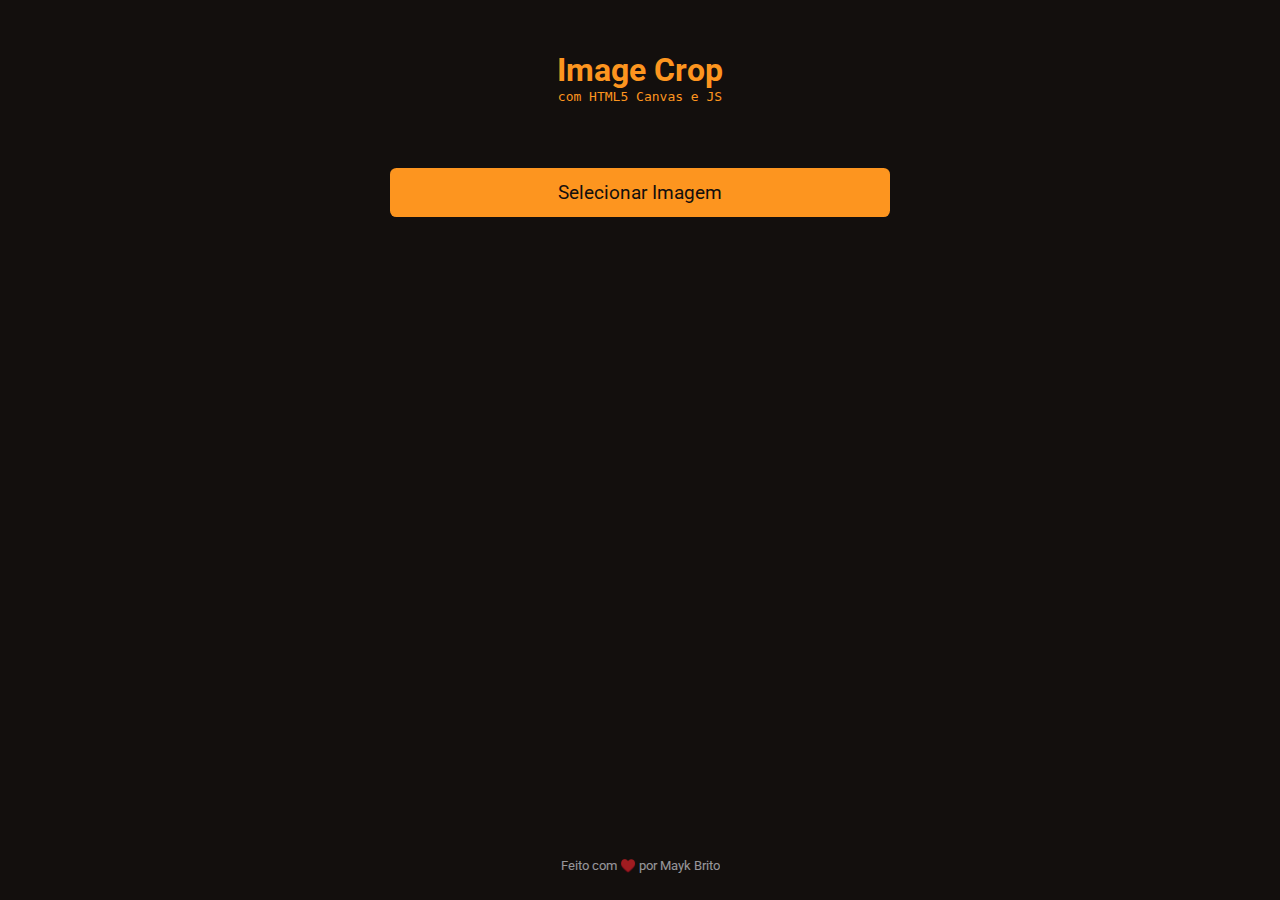
<file: canvas-1/index.html>
<!DOCTYPE html>
<html lang="en">
<head>
    <meta charset="UTF-8">
    <meta name="viewport" content="width=device-width, initial-scale=1.0">
    <title>Image Crop com HTML5 Canvas e JS</title>

    <link rel="stylesheet" href="style.css">
</head>
<body>

    <header>
        <h1>Image Crop</h1>
        <p>com HTML5 Canvas e JS</p>
    </header>

    <main>
        <button id="select-image">
            <input type="file" id="photo-file">
            Selecionar Imagem
        </button>

        <img id="photo-preview" draggable="false">

        <button id="crop-image">Cortar imagem</button>
        <button id="download">Exportar Imagem</button>

        <div id="selection-tool"></div>
    </main>

    <footer></footer>
    
    <script src="scripts.js" type="module"></script>
</body>
</html>
</file>
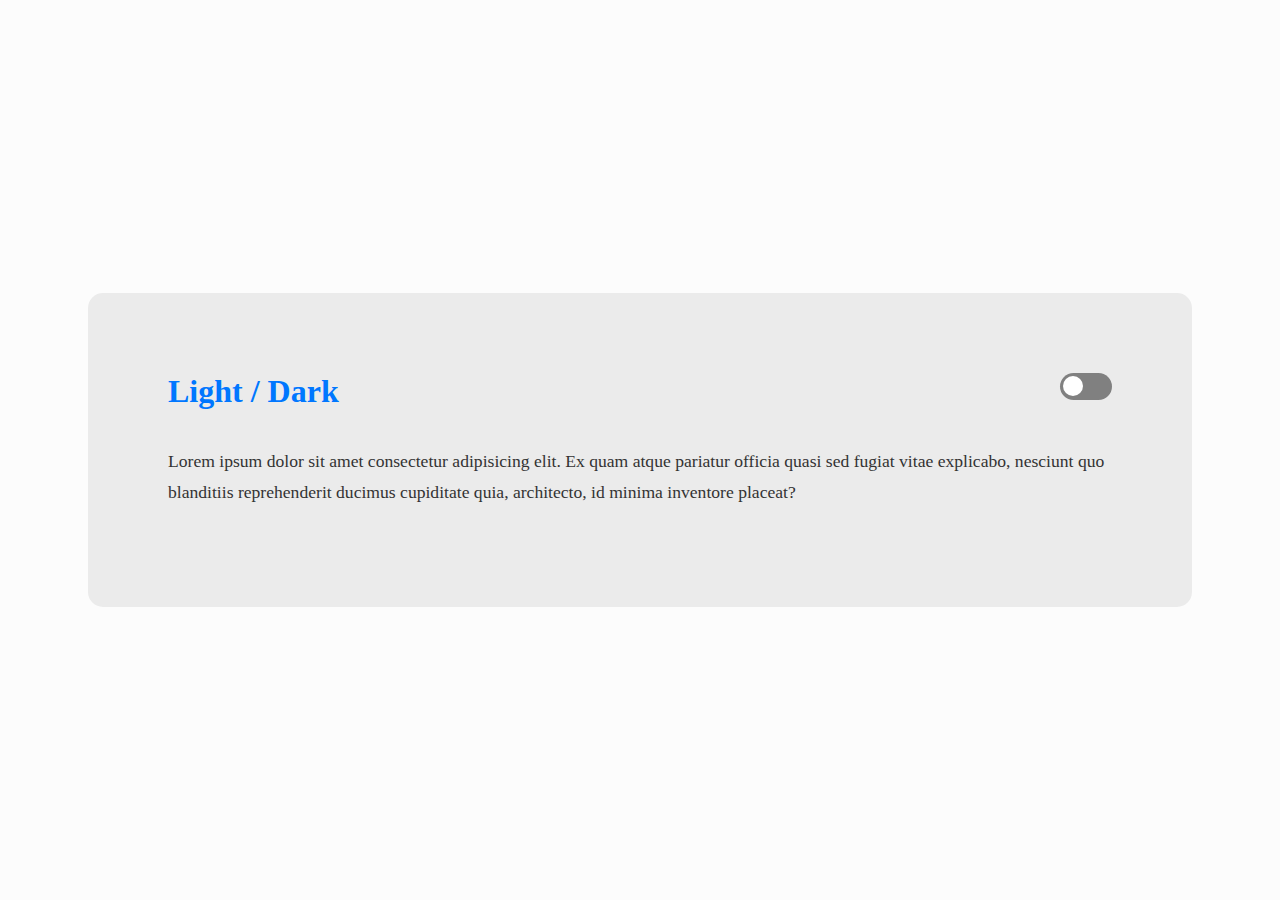
<file: dark-mode/index.html>
<!DOCTYPE html>
<html lang="en">

<head>
  <meta charset="UTF-8">
  <meta name="viewport" content="width=device-width, initial-scale=1.0">
  <title>Document</title>

  <link rel="stylesheet" href="style.css">
</head>

<body>
  <div class="container">
    <h1>Light / Dark</h1>
    <div class="toggle">
      <input id="switch" type="checkbox" name="theme">
      <label for="switch">Toggle</label>
    </div>

    <p>Lorem ipsum dolor sit amet consectetur adipisicing elit. Ex quam atque pariatur officia quasi sed fugiat vitae
      explicabo, nesciunt quo blanditiis reprehenderit ducimus cupiditate quia, architecto, id minima inventore placeat?
    </p>
  </div>
  <script src="scripts.js"></script>
</body>

</html>
</file>
<file: canvas-1/style.css>
@import url(https://fonts.googleapis.com/css?family=Roboto:400,700,300);

@keyframes up {
    from {
        opacity: 0;
        transform: translateY(1rem);
    }
    to {
        opacity: 1;
    }
}

:root {
    --bg: #130f0d;
    --orange: #fd951f;
    --brown-opaque: rgba(250, 152, 5, 0.139);
    --white: #f0f0f9;
    --green: hsl(98 100% 62%);
    --blue: hsl(204 100% 59%);
    --purple: #8257e6;
}

* {
    margin: 0;
    padding: 0;
    box-sizing: border-box;
}

*, button, input {
    font-family: 'Roboto', sans-serif;
}

body {
    height: 100vh;
    display: flex;
    flex-direction: column;
    background-color: var(--bg);
    color: var(--white);
}

header {
    margin-top: 3.2rem;
    padding-bottom: 4rem;

    text-align: center;
    color: var(--orange);

    animation: up 0.4s;
}

header p {
    font-family: monospace;
}

main {
    margin: 0 auto;
    width: min(80vw, 500px);

    animation: up 0.4s 0.2s backwards;
}

footer {
    margin-top: auto;
    text-align: center;
    padding: 3.2rem 0 1.6rem;
    animation: up 0.4s 0.4s backwards;
}

footer::after {
    content: "Feito com ♥️ por Mayk Brito";
    opacity: 0.6;
    font-size: 0.8rem;
}

button {
  display: block;

  width: 100%;

  padding: .8rem 1.6rem;
  
  overflow: hidden;

  position: relative;

  font-size: 1.2rem;
  font-weight: normal;

  border: none;
  border-radius: 0.4rem;

  background: var(--orange);

  color: var(--bg);

  cursor: pointer;
}

button:hover {
    transform: translate(1px, 1px);
}

button + button {
    margin-top: .8rem;
}

img {
    width: 100%;
    height: auto;
}


/* Image Crop */

#photo-file {
    display: none;
}

#photo-preview {
    margin: .8rem 0px;
}

#selection-tool {
    position: fixed;
    display: none;

    border: 2px dashed var(--green);
    
    /* top: 0px;
    left: 0px;    
    width: 200px;
    height: 200px; */
}

#crop-image, #download {
    display: none;
}
</file>
<file: dark-mode/style.css>
html {
  height: 100%;
  font-family: "Montserrat";

  display: grid;
  align-items: center;
  justify-items: center;

  --bg: #fcfcfc;
  --bg-panel: #ebebeb;
  --color-headings: #0077ff;
  --color-text: #333333;
}

body {
  background-color: var(--bg);
}

.container {
  background-color: var(--bg-panel);

  margin: 5em;
  padding: 5em;

  border-radius: 15px;

  display: grid;
  grid-template-columns: 80% auto;
  grid-template-rows: auto auto;
  grid-template-areas:
    "title switch"
    "content content";
}

h1 {
  margin: 0;
  color: var(--color-headings);
}

p {
  color: var(--color-text);
  grid-area: content;
  font-size: 1.1em;
  line-height: 1.8em;
  margin-top: 2em;
}

input[type="checkbox"] {
  height: 0;
  width: 0;
  visibility: hidden;
}

label {
  cursor: pointer;
  text-indent: -9999px;
  width: 52px;
  height: 27px;
  background: grey;
  float: right;
  border-radius: 100px;
  position: relative;
}

label::after {
  content: "";
  position: absolute;
  top: 3px;
  left: 3px;
  width: 20px;
  height: 20px;
  background-color: white;
  border-radius: 90px;
  transition: 0.3s;
}

input:checked + label {
  background-color: var(--color-headings);
}

input:checked + label::after {
  left: calc(100% - 5px);
  transform: translateX(-100%);
}

label:active:after {
  width: 45px;
}
</file>
